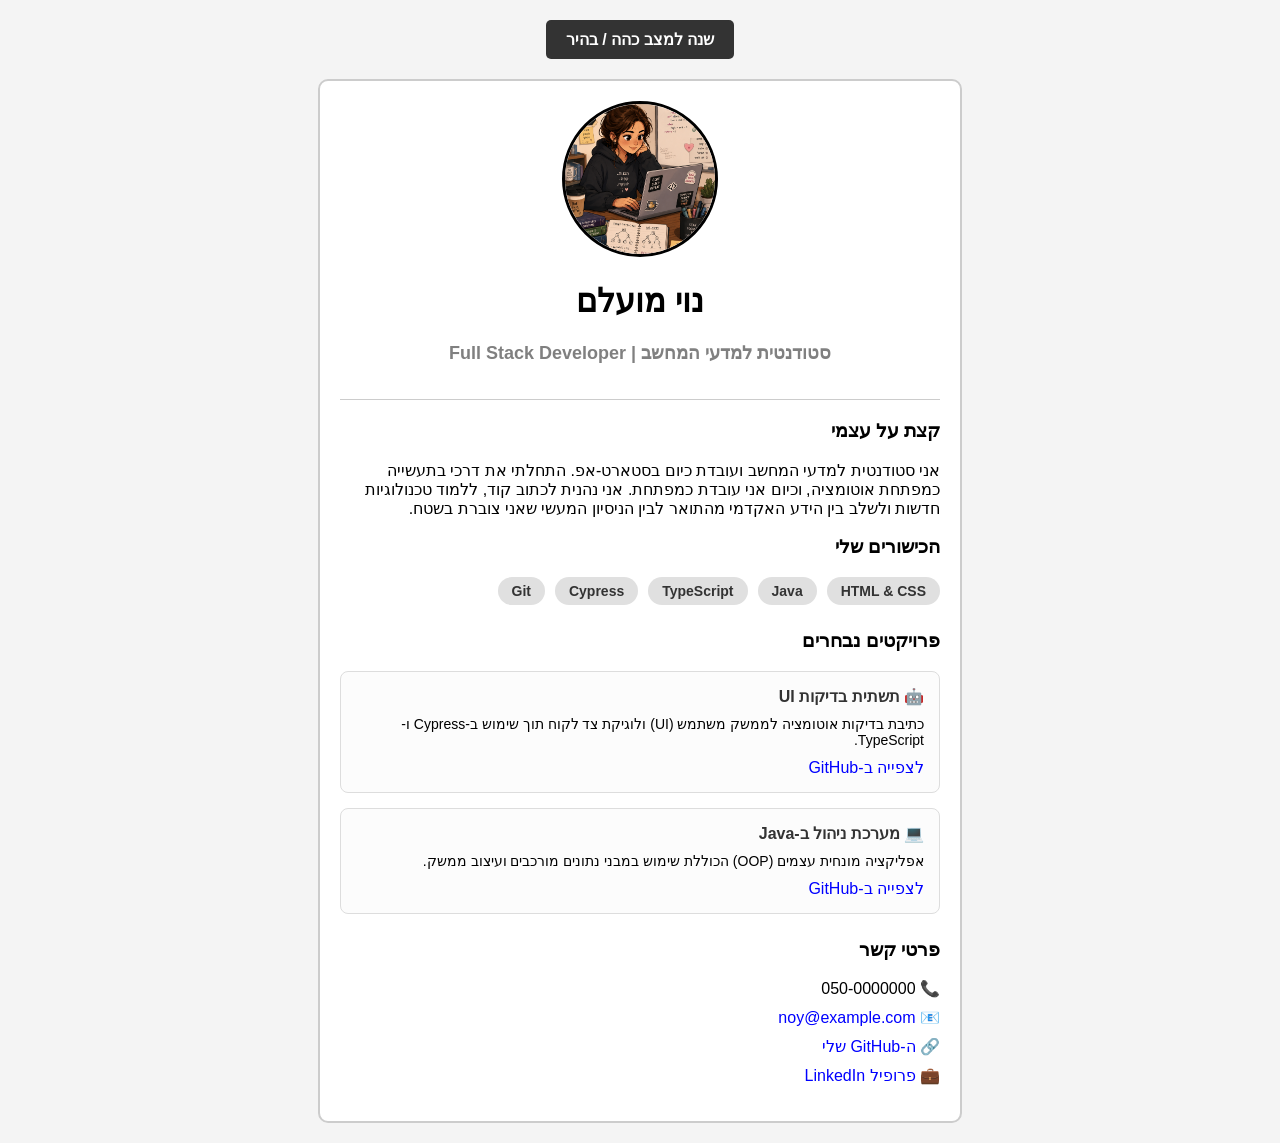
<file: index.html>
<!DOCTYPE html>
<html lang="he" dir="rtl">
<head>
    <meta charset="UTF-8">
    <meta name="viewport" content="width=device-width, initial-scale=1.0">
    <title>כרטיס ביקור - נוי מועלם</title>
    <link rel="stylesheet" href="style.css">
</head>
<body>

    <input type="checkbox" id="dark-mode">

    <div class="main-container">
        
        <label for="dark-mode" class="toggle-btn">שנה למצב כהה / בהיר</label>

        <div class="card">
            <div class="header">
                <img src="img.png" alt="תמונת פרופיל" class="profile-img">
                <h1>נוי מועלם</h1>
                <h2>סטודנטית למדעי המחשב | Full Stack Developer</h2>
            </div>

            <div class="content">
                <h3>קצת על עצמי</h3>
                <p>
                    אני סטודנטית למדעי המחשב ועובדת כיום בסטארט-אפ. התחלתי את דרכי בתעשייה כמפתחת אוטומציה, וכיום אני עובדת כמפתחת. אני נהנית לכתוב קוד, ללמוד טכנולוגיות חדשות ולשלב בין הידע האקדמי מהתואר לבין הניסיון המעשי שאני צוברת בשטח.
                </p>

                <!-- אזור הכישורים -->
                <h3>הכישורים שלי</h3>
                <div class="skills-container">
                    <span class="skill-tag">HTML & CSS</span>
                    <span class="skill-tag">Java</span>
                    <span class="skill-tag">TypeScript</span>
                    <span class="skill-tag">Cypress</span>
                    <span class="skill-tag">Git</span>
                </div>

                <!-- אזור הפרויקטים -->
                <h3>פרויקטים נבחרים</h3>
                <div class="projects-container">
                    <div class="project-card">
                        <h4>🤖 תשתית בדיקות UI</h4>
                        <p>כתיבת בדיקות אוטומציה לממשק משתמש (UI) ולוגיקת צד לקוח תוך שימוש ב-Cypress ו-TypeScript.</p>
                        <a href="https://github.com" target="_blank">לצפייה ב-GitHub</a>
                    </div>
                    <div class="project-card">
                        <h4>💻 מערכת ניהול ב-Java</h4>
                        <p>אפליקציה מונחית עצמים (OOP) הכוללת שימוש במבני נתונים מורכבים ועיצוב ממשק.</p>
                        <a href="https://github.com" target="_blank">לצפייה ב-GitHub</a>
                    </div>
                </div>

                <h3>פרטי קשר</h3>
                <ul class="contact-list">
                    <li>📞 <strong></strong> 050-0000000</li>
                    <li>📧 <strong></strong> <a href="mailto:noy@example.com">noy@example.com</a></li>
                    <li>🔗 <a href="https://github.com" target="_blank">ה-GitHub שלי</a></li>
                    <li>💼 <a href="https://linkedin.com" target="_blank">פרופיל LinkedIn</a></li>
                </ul>
            </div>
        </div>
    </div>

</body>
</html>
</file>
<file: style.css>
body {
    margin: 0;
    font-family: Arial, sans-serif;
}

.main-container {
    background-color: #f4f4f4;
    min-height: 100vh;
    padding: 20px;
    text-align: center;
}

.card {
    background-color: white;
    width: 90%;
    max-width: 600px;
    margin: 0 auto;
    padding: 20px;
    border: 2px solid #ccc;
    border-radius: 10px;
    text-align: right;
}

.header {
    text-align: center;
    border-bottom: 1px solid #ccc;
    padding-bottom: 20px;
    margin-bottom: 20px;
}

.profile-img {
    width: 150px;
    height: 150px;
    border-radius: 50%;
    border: 3px solid black;
    object-fit: cover;
}

.header h2 {
    color: gray;
    font-size: 18px;
}

ul {
    list-style-type: none;
    padding: 0;
}

li {
    margin-bottom: 10px;
}

a {
    color: blue;
    text-decoration: none;
}

a:hover {
    text-decoration: underline;
}

#dark-mode {
    display: none;
}

.toggle-btn {
    display: inline-block;
    background-color: #333;
    color: white;
    padding: 10px 20px;
    margin-bottom: 20px;
    cursor: pointer;
    border-radius: 5px;
    font-weight: bold;
}


.skills-container {
    display: flex;
    flex-wrap: wrap;
    gap: 10px;
    margin-bottom: 25px;
}

.skill-tag {
    background-color: #e0e0e0;
    color: #333;
    padding: 6px 14px;
    border-radius: 20px;
    font-size: 14px;
    font-weight: bold;
}

.projects-container {
    display: flex;
    flex-direction: column;
    gap: 15px;
    margin-bottom: 25px;
}

.project-card {
    border: 1px solid #ddd;
    padding: 15px;
    border-radius: 8px;
    background-color: #fcfcfc;
    transition: transform 0.3s ease, box-shadow 0.3s ease;
}

.project-card:hover {
    transform: translateY(-5px);
    box-shadow: 0 5px 15px rgba(0,0,0,0.1);
    border-color: #bbb;
}

.project-card h4 {
    margin: 0 0 10px 0;
    color: #333;
    font-size: 16px;
}

.project-card p {
    margin: 0 0 10px 0;
    font-size: 14px;
}


#dark-mode:checked ~ .main-container {
    background-color: #222;
    color: white;
}

#dark-mode:checked ~ .main-container .card {
    background-color: #333;
    border-color: #555;
}

#dark-mode:checked ~ .main-container .header h2 {
    color: lightgray;
}

#dark-mode:checked ~ .main-container a {
    color: lightblue;
}

#dark-mode:checked ~ .main-container .skill-tag {
    background-color: #555;
    color: #fff;
}


#dark-mode:checked ~ .main-container .project-card {
    background-color: #2a2a2a;
    border-color: #444;
}

#dark-mode:checked ~ .main-container .project-card h4 {
    color: white;
}


@media (max-width: 500px) {
    .card {
        width: 95%;
        padding: 10px;
    }
    
    .profile-img {
        width: 100px;
        height: 100px;
    }
}
</file>
